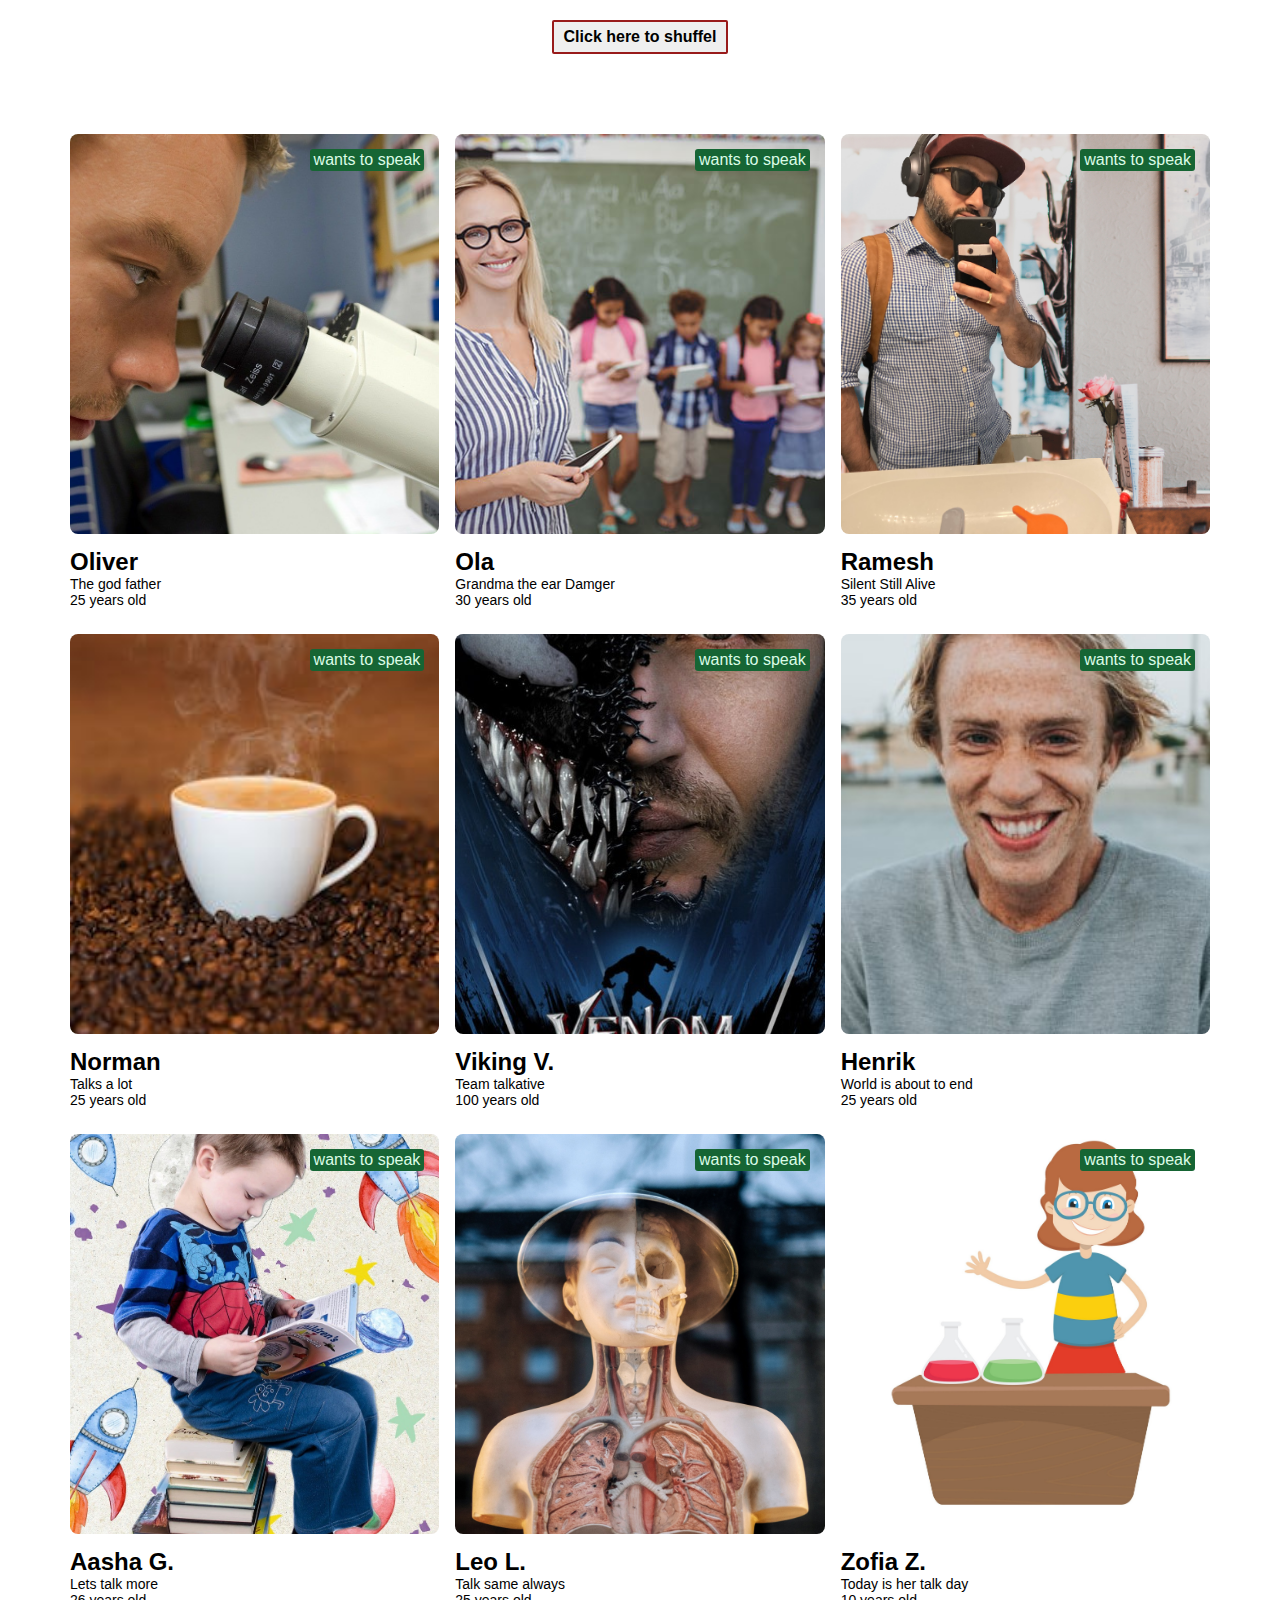
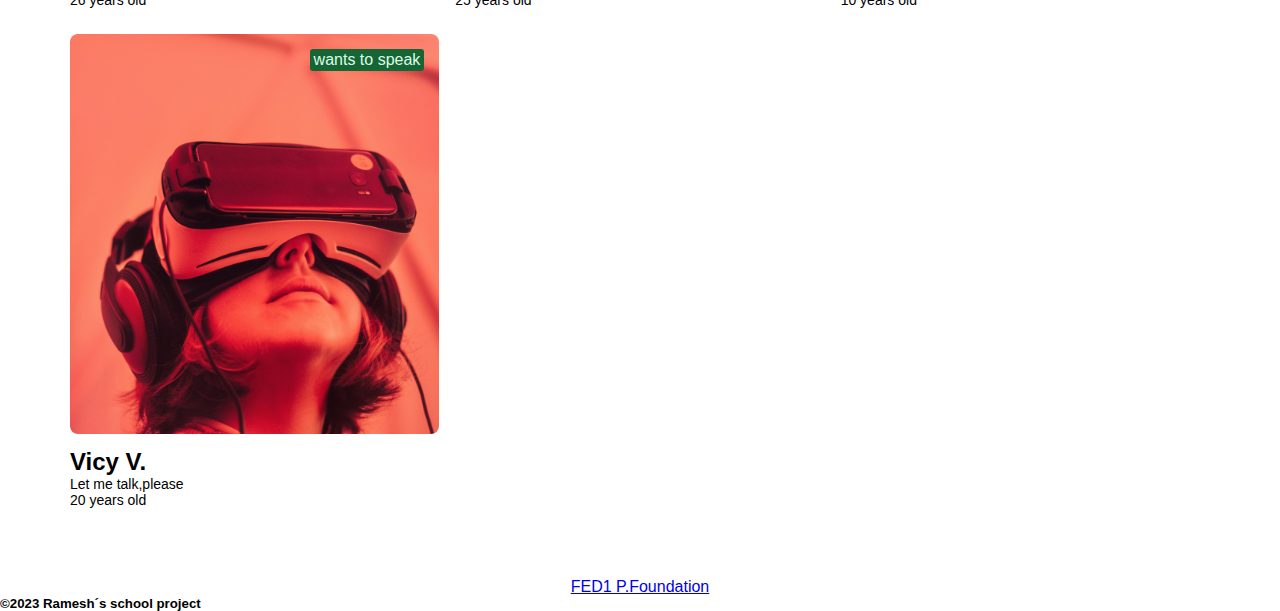
<file: index.html>
<!DOCTYPE html>
<html lang="en">

<head>
    <meta charset="UTF-8">
    <meta name="viewport" content="width=device-width, initial-scale=1.0">
    <title>Programming Foundations CA</title>
    <link href='css/style.css' rel='stylesheet' />
    <link rel="stylesheet" href="css/designSystem.css">
    <link rel='icon' href='data:;base64,=' />
    <script src="js/index.js" defer></script>
    <link rel="stylesheet" href="https://cdnjs.cloudflare.com/ajax/libs/font-awesome/5.15.4/css/all.min.css" />
</head>

<body>
    <div class="container">
        <div class="button-container" id="button-container"></div>


        <div id="app" class="container">
            <section class="team-section" id="team-section"></section>
        </div>
    </div>
    <div>
        <div class="link">
            <a href="responisve.html">FED1 P.Foundation </a>
        </div>
    </div>
    <footer>
        <h5> &copy;2023 Ramesh´s school project</h5>
    </footer>

</body>

</html>
</file>
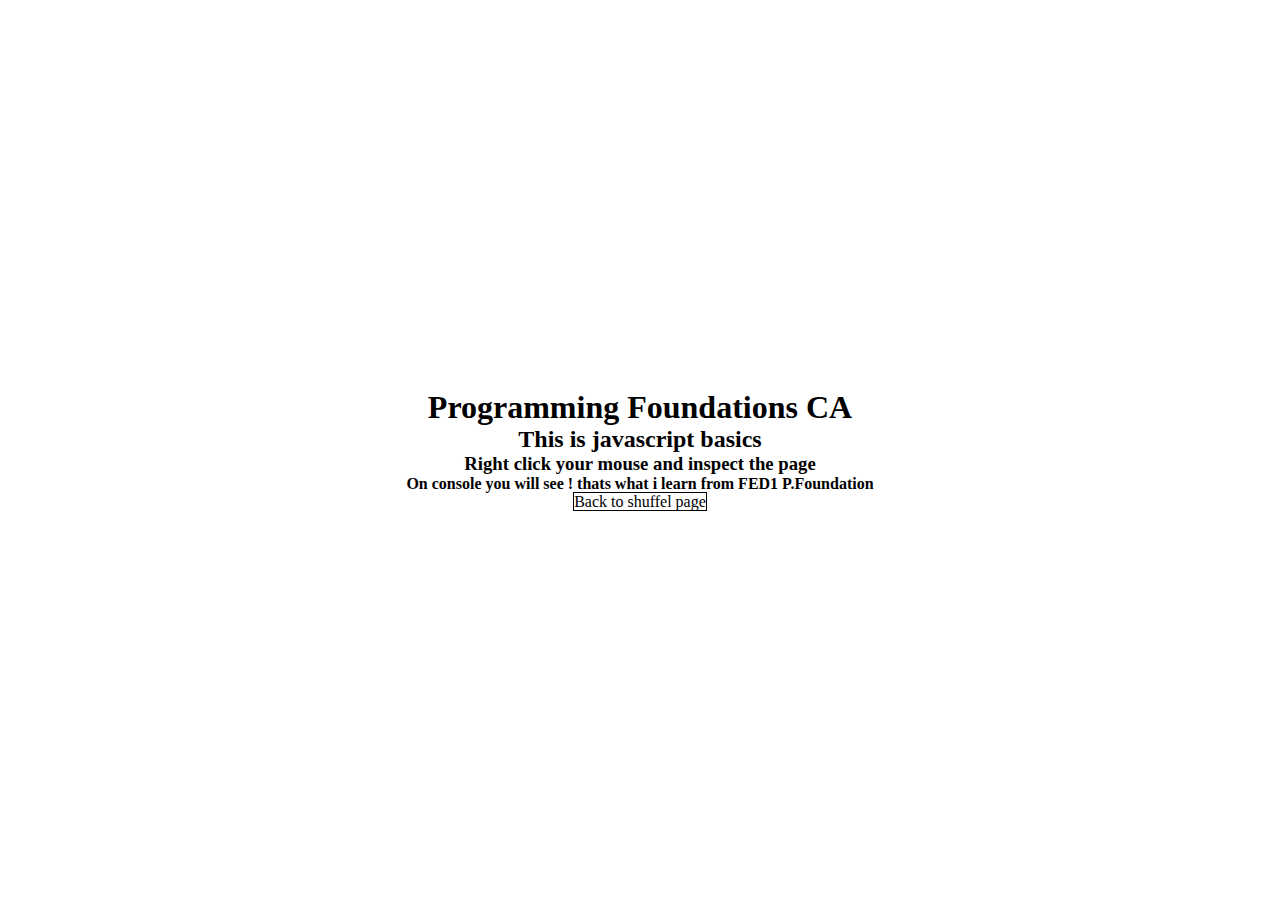
<file: responisve.html>
<!DOCTYPE html>
<html lang="en">

<head>
    <meta charset="UTF-8">
    <meta name="viewport" content="width=device-width, initial-scale=1.0">
    <title> responsive web in less media quiry in css</title>
    <link rel="stylesheet" href="css/responsive.css">
    <link rel='icon' href='data:;base64,=' />
    <script src="js/logic.js" defer></script>
</head>

<body>

    <h1>Programming Foundations CA</h1>
    <h2> This is javascript basics</h2>
    <h3> Right click your mouse and inspect the page </h3>
    <h4> On console you will see ! thats what i learn from FED1 P.Foundation</h4>

    <div class="button">
        <a href="index.html">Back to shuffel page</a>
    </div>

</body>

</html>
</file>
<file: css/style.css>
.header {
  display: flex;
  justify-content: center;
  align-items: center;
  padding: 20px 10px;
  background-color: var(--indigo-color-400);
}

/**
* ! style rules for the team section
**/
button {
  padding: 6px 10px;
  border-radius: 2px;
  border: none;
  cursor: pointer;
  font-size: 16px;
  font-weight: 700;
  border: 2px solid var(--red-color-800);
}

button:hover {
  background-color: var(--red-color-800);
  color: (--red-color-100);
}
.button-container {
  display: flex;
  justify-content: center;
  align-items: center;
  padding: 20px;
}

.profile-card {
  position: relative;
}

.card-title {
  padding: 10px 0;
}

.team-section {
  display: grid;
  grid-template-columns: repeat(3, 1fr);
  gap: 16px;
  padding: 60px 0;
}

.team-image {
  width: 100%;
  height: 400px;
  object-fit: cover;
  border-radius: 8px;
}
.link {
  display: flex;
  justify-content: center;

  text-decoration: none;
  color: var(--indigo-color-400);
}
/**
* ! Style rules for badge
**/

.badge-red {
  position: absolute;
  color: var(--red-color-100);
  background-color: var(--red-color-800);
  padding: 2px 4px;
  border-radius: 3px;
  right: 15px;
  top: 15px;
  cursor: pointer;
}

.badge-green {
  position: absolute;
  color: var(--green-color-100);
  background-color: var(--green-color-800);
  padding: 2px 4px;
  border-radius: 3px;
  right: 15px;
  top: 15px;
  cursor: pointer;
}

/**
* ! Media Query rules are here
**/

@media (max-width: 1200px) {
  .team-section {
    grid-template-columns: repeat(3, 1fr);
  }
}

@media (max-width: 1024px) {
  .team-section {
    grid-template-columns: repeat(2, 1fr);
  }
}

@media (max-width: 768px) {
}

@media (max-width: 568px) {
  .team-section {
    grid-template-columns: repeat(1, 1fr);
  }
}
</file>
<file: css/designSystem.css>
/**
* ! Root variables
**/

:root {
  /* color system */
  /* --slate-color-50: #f8fafc; */
  /* --slate-color-900: #0f172a; */

  /* --gray-color-400: #9ca3af; */

  /* Inidigo color palette */
  /* --indigo-color-300: #a5b4fc;
  --indigo-color-400: #818cf8;
  --indigo-color-500: #6366f1; */

  /* red color palette */

  --red-color-100: #fee2e2;
  --red-color-800: #991b1b;

  /* Green color palette */

  --green-color-100: #dcfce7;
  --green-color-800: #166534;
}

/**
* ! changing default style rules of the browser
**/

@import url("https://fonts.googleapis.com/css2?family=Poppins:wght@400;700&display=swap");

* {
  padding: 0;
  margin: 0;
  box-sizing: border-box;
}

body {
  font-family: "Poppins", sans-serif;
  background-color: var(--slate-color-900);
  color: var(--slate-color-50);
}

.container {
  max-width: 1140px;
  margin: auto;
}

/**
* ! Typography rules 
**/

.primary-text {
  color: var(--indigo-color-400);
}

.secondary-text {
  color: var(--gray-color-400);
  font-size: 14px;
}

@media (max-width: 1200px) {
  .container {
    max-width: 970px;
  }
}

@media (max-width: 1024px) {
  .container {
    max-width: 740px;
  }
}

@media (max-width: 768px) {
  .container {
    max-width: 500px;
  }
}

@media (max-width: 568px) {
  .container {
    max-width: 90%;
  }
}
</file>
<file: css/responsive.css>
* {
  padding: 0;
  margin: 0;
  box-sizing: border-box;
}
body {
  display: flex;
  flex-direction: column;
  justify-content: center;
  align-items: center;
  min-height: 100vh;
}
.button a {
  text-decoration: none;
  border: 1px solid #000;
  color: #000;
}
/* header {
}
nav {
}
main {
}
footer {
}

/* Path: css/responsive.css */
/* @media (min-width: 980px) {
  body {
    display: grid;
    grid-template-columns: ;
    grid-template-rows: ;
    grid-template-areas:
                         header header header;
                         nav main main;
                         footer footer footer;
  }
} 
*/
</file>
